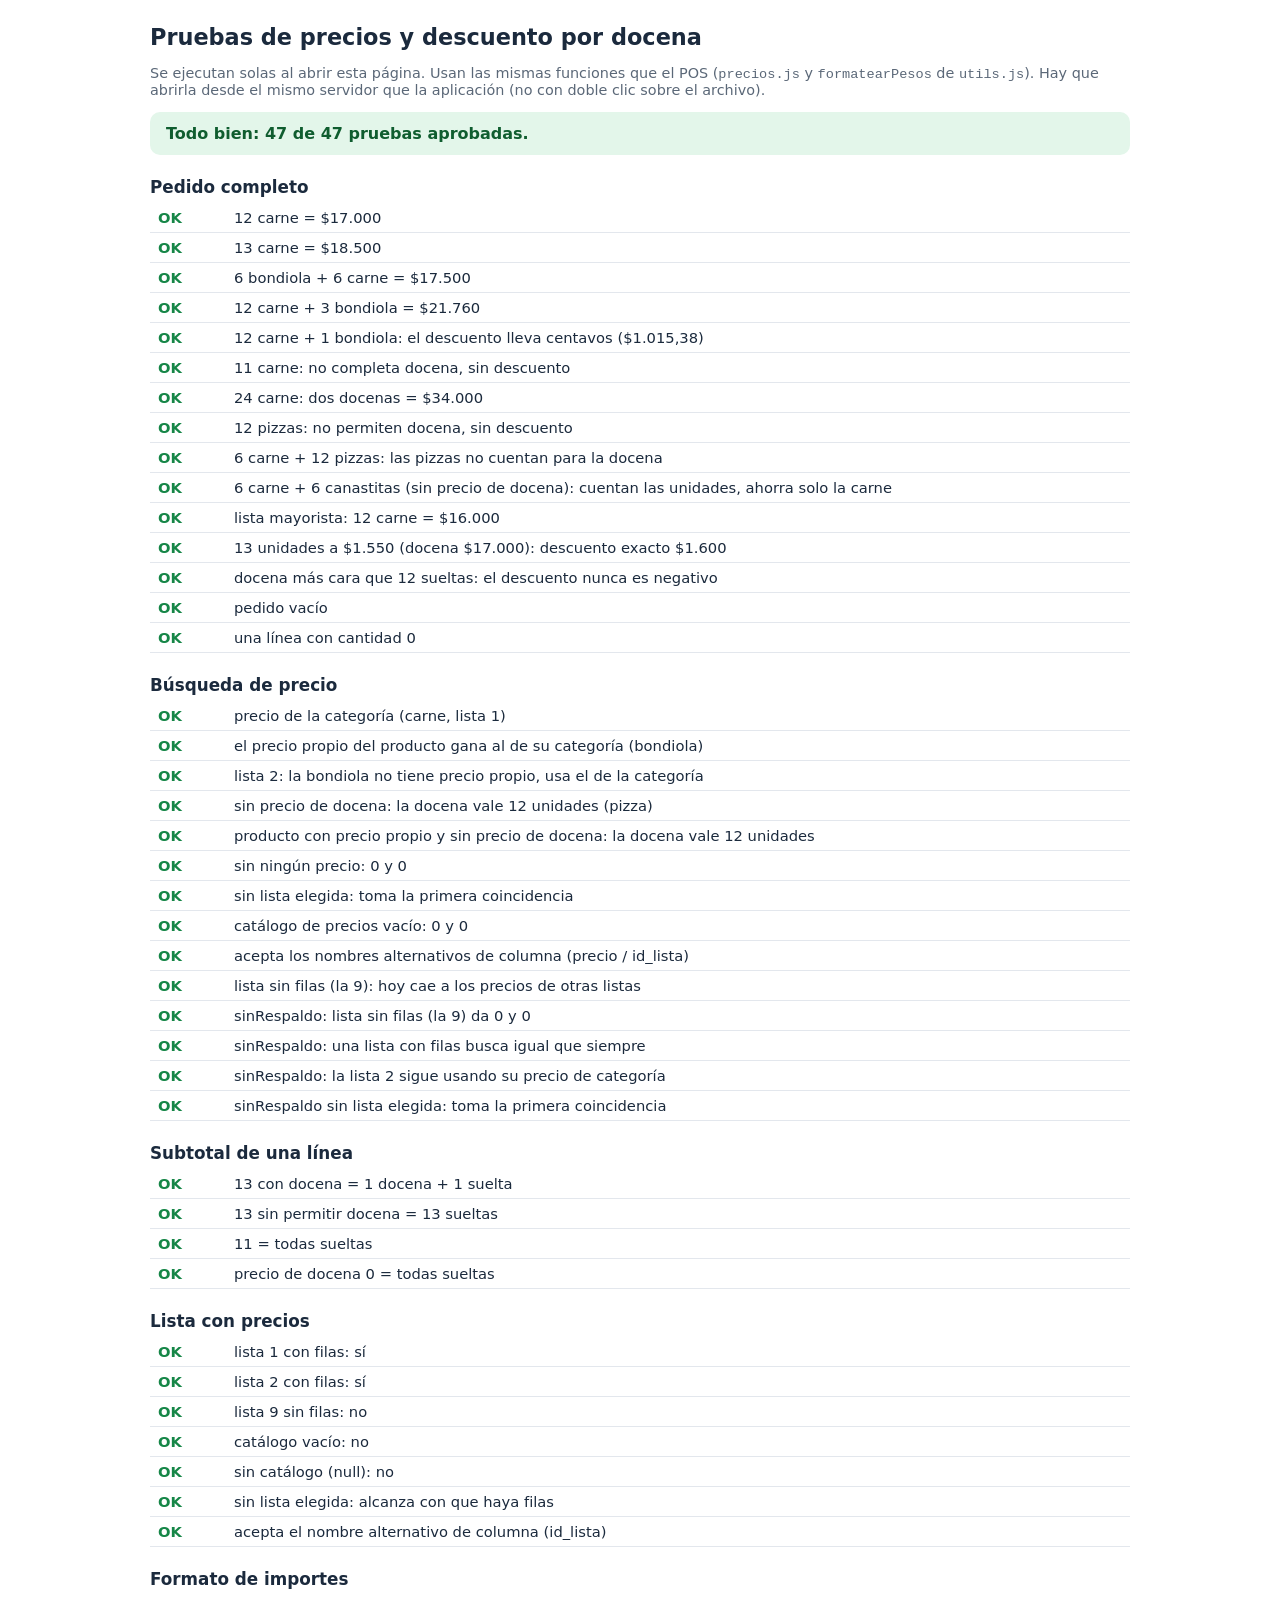
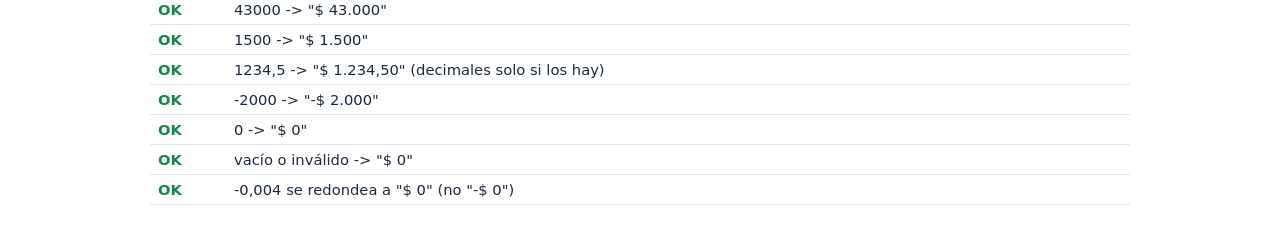
<file: tests/precios.html>
<!DOCTYPE html>
<html lang="es">
<head>
  <meta charset="utf-8">
  <meta name="viewport" content="width=device-width, initial-scale=1">
  <title>Pruebas de precios y descuento por docena</title>
  <style>
    body { font-family: system-ui, sans-serif; max-width: 980px; margin: 24px auto; padding: 0 16px; color: #1b2a3d; }
    h1 { font-size: 1.4rem; }
    #resumen { padding: 12px 16px; border-radius: 10px; font-weight: 700; margin: 12px 0 20px; }
    #resumen.ok { background: #e3f6ea; color: #0f5d2f; }
    #resumen.mal { background: #fde8e8; color: #8c1d18; }
    h2 { font-size: 1.05rem; margin: 22px 0 6px; }
    table { border-collapse: collapse; width: 100%; }
    td { padding: 6px 8px; border-bottom: 1px solid #e3e7ed; vertical-align: top; font-size: .92rem; }
    td.estado { width: 60px; font-weight: 800; }
    .ok-fila .estado { color: #168647; }
    .mal-fila { background: #fff1f1; }
    .mal-fila .estado { color: #b42318; }
    code { font-size: .85rem; }
    p.nota { color: #5b6878; font-size: .9rem; }
  </style>
</head>
<body>
  <h1>Pruebas de precios y descuento por docena</h1>
  <p class="nota">Se ejecutan solas al abrir esta página. Usan las mismas funciones que el POS (<code>precios.js</code> y <code>formatearPesos</code> de <code>utils.js</code>).
     Hay que abrirla desde el mismo servidor que la aplicación (no con doble clic sobre el archivo).</p>
  <div id="resumen">Ejecutando…</div>
  <div id="detalle"></div>

  <script type="module">
    import { buscarPrecio, calcularSubtotalItem, resumirPedido, listaTienePrecios } from '../precios.js';
    import { formatearPesos } from '../utils.js';
    import { ejecutarTodo } from './casos-precios.js';

    const resultados = ejecutarTodo({ buscarPrecio, calcularSubtotalItem, resumirPedido, formatearPesos, listaTienePrecios });
    const grupos = [...new Set(resultados.map(r => r.grupo))];
    const esc = (t) => String(t).replace(/[&<>"]/g, c => ({ '&': '&amp;', '<': '&lt;', '>': '&gt;', '"': '&quot;' }[c]));

    document.getElementById('detalle').innerHTML = grupos.map(g => `
      <h2>${esc(g)}</h2>
      <table>${resultados.filter(r => r.grupo === g).map(r => `
        <tr class="${r.ok ? 'ok-fila' : 'mal-fila'}">
          <td class="estado">${r.ok ? 'OK' : 'FALLA'}</td>
          <td>${esc(r.nombre)}${r.ok ? '' : `<br><code>esperado: ${esc(JSON.stringify(r.esperado))}<br>obtenido: ${esc(JSON.stringify(r.obtenido))}</code>`}</td>
        </tr>`).join('')}
      </table>`).join('');

    const malas = resultados.filter(r => !r.ok).length;
    const resumen = document.getElementById('resumen');
    resumen.className = malas === 0 ? 'ok' : 'mal';
    resumen.textContent = malas === 0 ? `Todo bien: ${resultados.length} de ${resultados.length} pruebas aprobadas.` : `Hay ${malas} prueba(s) con falla de ${resultados.length}.`;
    document.title = (malas === 0 ? 'OK' : 'FALLA') + ' · pruebas de precios';
    window.__resultado = { total: resultados.length, malas };
  </script>
</body>
</html>
</file>
